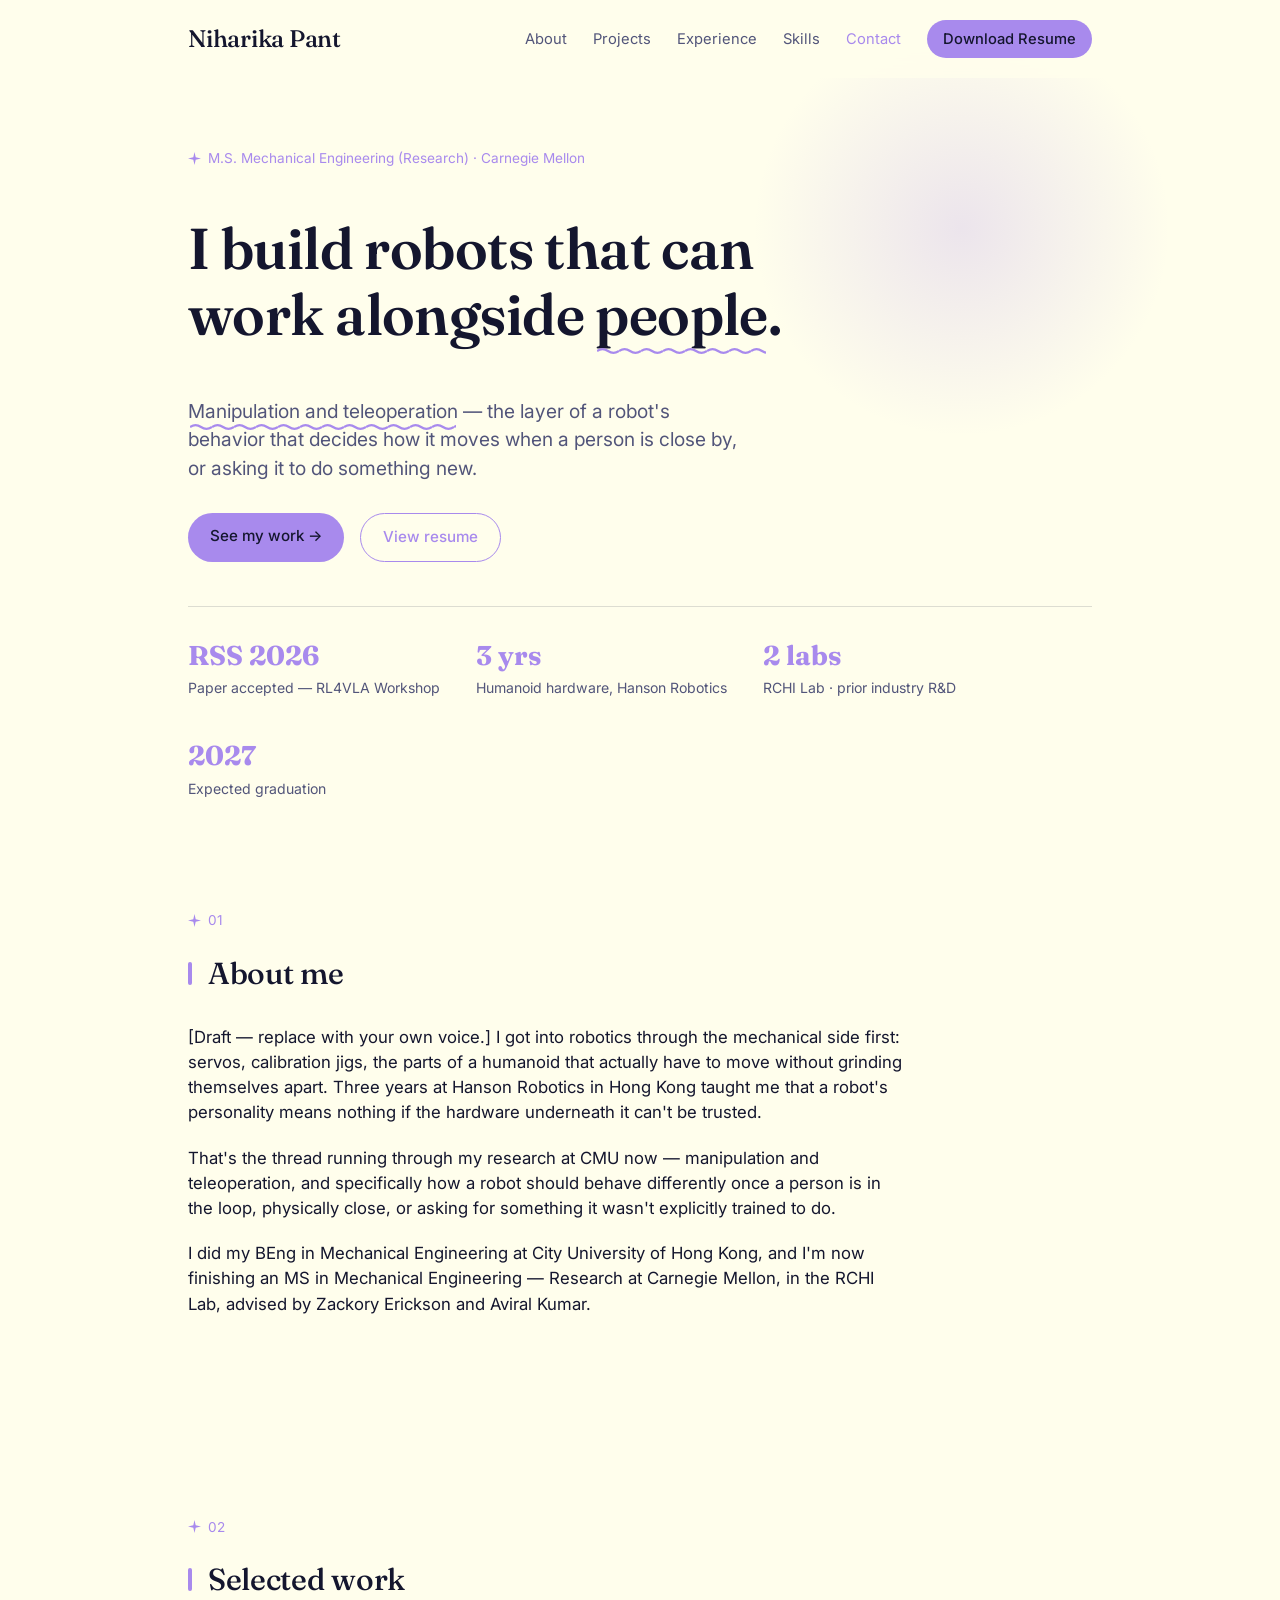
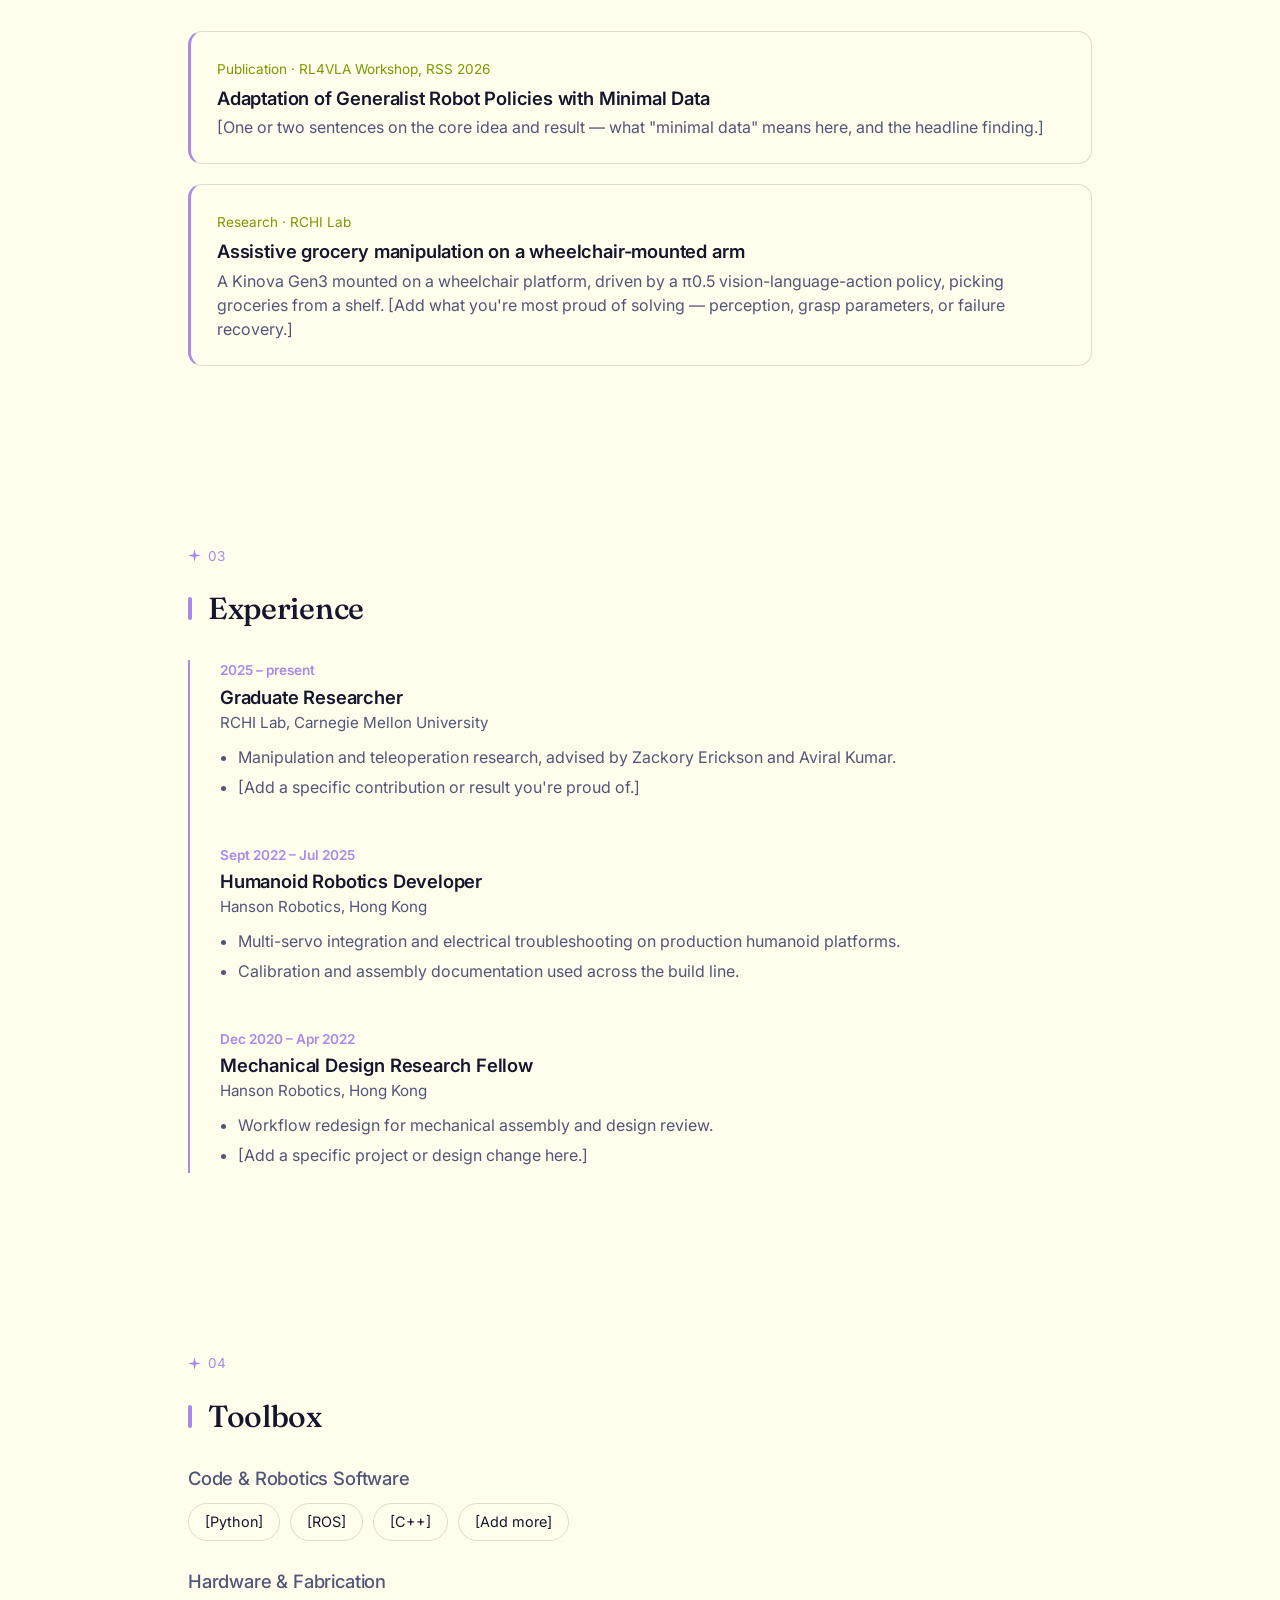
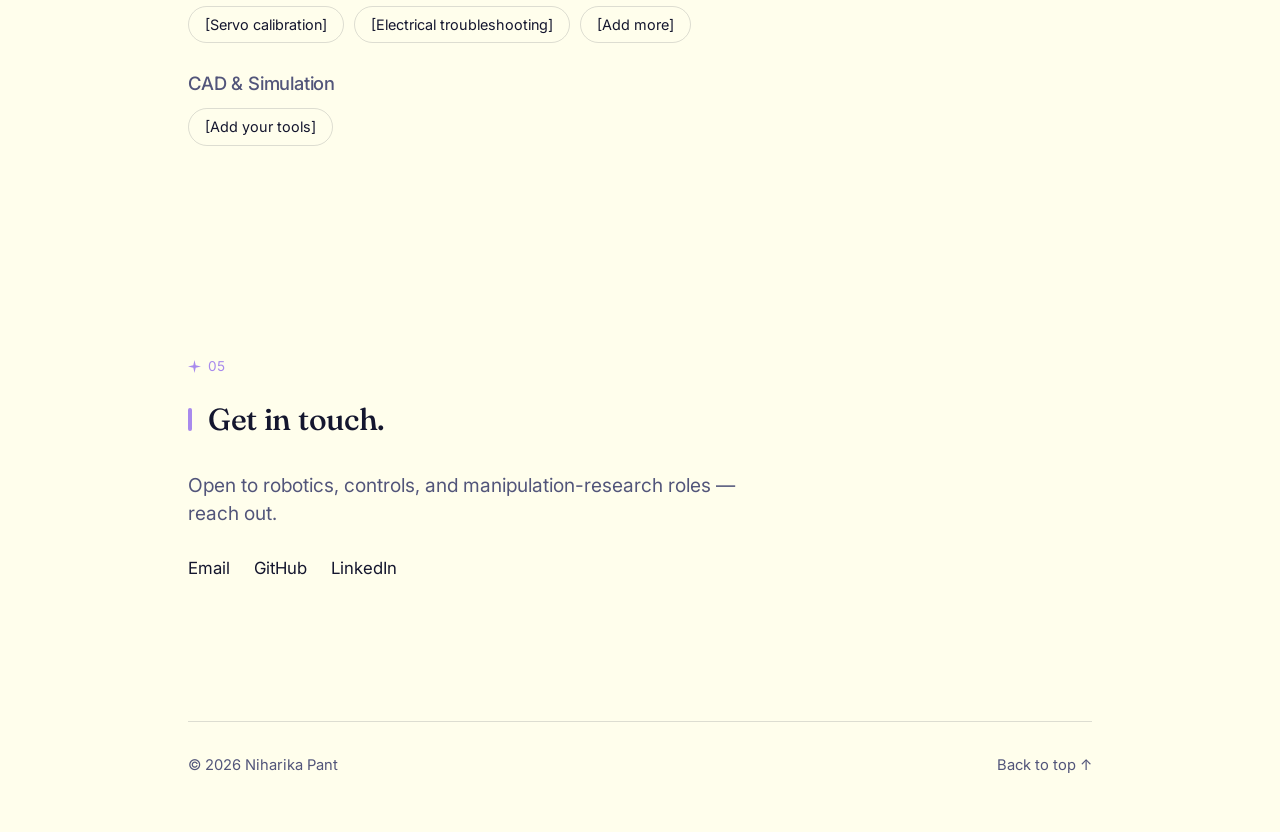
<file: index.html>
<!DOCTYPE html>
<html lang="en">
<head>
<meta charset="UTF-8">
<meta name="viewport" content="width=device-width, initial-scale=1.0">
<title>Niharika Pant</title>
<meta name="description" content="Niharika Pant — robotics researcher working on manipulation and teleoperation at Carnegie Mellon University.">
<link rel="stylesheet" href="assets/style.css">
</head>
<body>

<div class="shell">
  <header class="site-nav">
    <a href="#top" class="wordmark">Niharika Pant</a>
    <nav>
      <a href="#about">About</a>
      <a href="#projects">Projects</a>
      <a href="#experience">Experience</a>
      <a href="#skills">Skills</a>
      <a href="#contact">Contact</a>
      <a href="resume.html" class="btn-resume">Download Resume</a>
    </nav>
  </header>

  <main id="top">

    <!-- ---------------- hero ---------------- -->
    <section class="hero" style="padding: 70px 0 20px;">
      <div class="section-eyebrow">M.S. Mechanical Engineering (Research) &middot; Carnegie Mellon</div>
      <h1>I build robots that can<br>work alongside <span class="scribble">people</span>.</h1>
      <p class="lede">
        <span class="scribble">Manipulation and teleoperation</span> —
        the layer of a robot's behavior that decides how it moves when
        a person is close by, or asking it to do something new.
      </p>
      <div class="btn-row">
        <a href="#projects" class="btn-primary">See my work &rarr;</a>
        <a href="resume.html" class="btn-ghost">View resume</a>
      </div>

      <div class="hero-stats">
        <div class="stat"><strong>RSS 2026</strong><span>Paper accepted — RL4VLA Workshop</span></div>
        <div class="stat"><strong>3 yrs</strong><span>Humanoid hardware, Hanson Robotics</span></div>
        <div class="stat"><strong>2 labs</strong><span>RCHI Lab &middot; prior industry R&amp;D</span></div>
        <div class="stat"><strong>2027</strong><span>Expected graduation</span></div>
      </div>
    </section>

    <!-- ---------------- about ---------------- -->
    <section id="about" class="page-section reveal">
      <div class="section-eyebrow">01</div>
      <h2>About me</h2>
      <div class="prose">
        <p>
          [Draft — replace with your own voice.] I got into robotics
          through the mechanical side first: servos, calibration jigs,
          the parts of a humanoid that actually have to move without
          grinding themselves apart. Three years at Hanson Robotics in
          Hong Kong taught me that a robot's personality means nothing
          if the hardware underneath it can't be trusted.
        </p>
        <p>
          That's the thread running through my research at CMU now —
          manipulation and teleoperation, and specifically how a robot
          should behave differently once a person is in the loop,
          physically close, or asking for something it wasn't
          explicitly trained to do.
        </p>
        <p>
          I did my BEng in Mechanical Engineering at City University of
          Hong Kong, and I'm now finishing an MS in Mechanical
          Engineering — Research at Carnegie Mellon, in the RCHI Lab,
          advised by Zackory Erickson and Aviral Kumar.
        </p>
      </div>
    </section>

    <!-- ---------------- projects ---------------- -->
    <section id="projects" class="page-section reveal">
      <div class="section-eyebrow">02</div>
      <h2>Selected work</h2>
      <div style="display: grid; gap: 20px;">

        <a href="#" class="card-link">
          <span style="font-size: 0.85rem; color: var(--terracotta);">Publication &middot; RL4VLA Workshop, RSS 2026</span>
          <h3 style="margin: 8px 0 6px;">Adaptation of Generalist Robot Policies with Minimal Data</h3>
          <p style="margin: 0; color: var(--text-dark-dim);">
            [One or two sentences on the core idea and result — what
            "minimal data" means here, and the headline finding.]
          </p>
        </a>

        <a href="#" class="card-link">
          <span style="font-size: 0.85rem; color: var(--terracotta);">Research &middot; RCHI Lab</span>
          <h3 style="margin: 8px 0 6px;">Assistive grocery manipulation on a wheelchair-mounted arm</h3>
          <p style="margin: 0; color: var(--text-dark-dim);">
            A Kinova Gen3 mounted on a wheelchair platform, driven by a
            &pi;0.5 vision-language-action policy, picking groceries
            from a shelf. [Add what you're most proud of solving —
            perception, grasp parameters, or failure recovery.]
          </p>
        </a>

      </div>
    </section>

    <!-- ---------------- experience ---------------- -->
    <section id="experience" class="page-section reveal">
      <div class="section-eyebrow">03</div>
      <h2>Experience</h2>
      <div class="timeline">

        <div class="timeline-item">
          <div class="dates">2025 – present</div>
          <h3>Graduate Researcher</h3>
          <div class="org">RCHI Lab, Carnegie Mellon University</div>
          <ul>
            <li>Manipulation and teleoperation research, advised by Zackory Erickson and Aviral Kumar.</li>
            <li>[Add a specific contribution or result you're proud of.]</li>
          </ul>
        </div>

        <div class="timeline-item">
          <div class="dates">Sept 2022 – Jul 2025</div>
          <h3>Humanoid Robotics Developer</h3>
          <div class="org">Hanson Robotics, Hong Kong</div>
          <ul>
            <li>Multi-servo integration and electrical troubleshooting on production humanoid platforms.</li>
            <li>Calibration and assembly documentation used across the build line.</li>
          </ul>
        </div>

        <div class="timeline-item">
          <div class="dates">Dec 2020 – Apr 2022</div>
          <h3>Mechanical Design Research Fellow</h3>
          <div class="org">Hanson Robotics, Hong Kong</div>
          <ul>
            <li>Workflow redesign for mechanical assembly and design review.</li>
            <li>[Add a specific project or design change here.]</li>
          </ul>
        </div>

      </div>
    </section>

    <!-- ---------------- skills ---------------- -->
    <section id="skills" class="page-section reveal">
      <div class="section-eyebrow">04</div>
      <h2>Toolbox</h2>

      <div class="skill-group">
        <h3>Code &amp; Robotics Software</h3>
        <div class="skill-chips">
          <span class="skill-chip">[Python]</span>
          <span class="skill-chip">[ROS]</span>
          <span class="skill-chip">[C++]</span>
          <span class="skill-chip">[Add more]</span>
        </div>
      </div>

      <div class="skill-group">
        <h3>Hardware &amp; Fabrication</h3>
        <div class="skill-chips">
          <span class="skill-chip">[Servo calibration]</span>
          <span class="skill-chip">[Electrical troubleshooting]</span>
          <span class="skill-chip">[Add more]</span>
        </div>
      </div>

      <div class="skill-group">
        <h3>CAD &amp; Simulation</h3>
        <div class="skill-chips">
          <span class="skill-chip">[Add your tools]</span>
        </div>
      </div>
    </section>

    <!-- ---------------- contact ---------------- -->
    <section id="contact" class="page-section reveal" style="padding-bottom: 40px;">
      <div class="section-eyebrow">05</div>
      <h2>Get in touch.</h2>
      <p class="lede">Open to robotics, controls, and manipulation-research roles — reach out.</p>
      <div class="contact-links">
        <a href="mailto:you@example.com">Email</a>
        <a href="https://github.com/">GitHub</a>
        <a href="https://www.linkedin.com/in/niharika-pant/">LinkedIn</a>
      </div>
    </section>
  </main>

  <footer class="site-footer">
    <div>&copy; 2026 Niharika Pant</div>
    <a href="#top">Back to top ↑</a>
  </footer>
</div>

<script src="assets/interactions.js"></script>
</body>
</html>
</file>
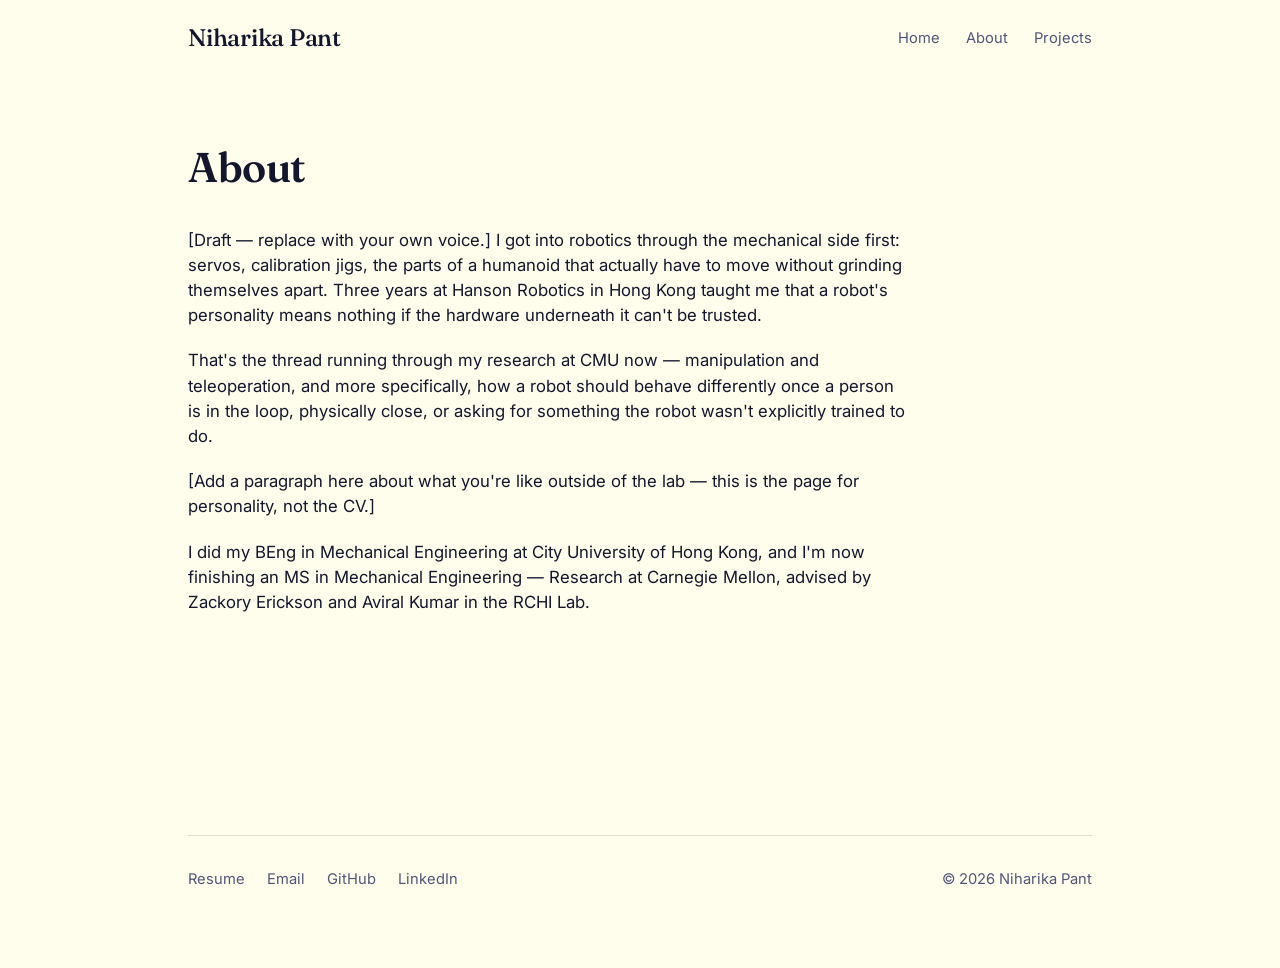
<file: about.html>
<!DOCTYPE html>
<html lang="en">
<head>
<meta charset="UTF-8">
<meta name="viewport" content="width=device-width, initial-scale=1.0">
<title>About — Niharika Pant</title>
<link rel="stylesheet" href="assets/style.css">
</head>
<body class="light-mode">

<div class="shell">
  <header class="site-nav">
    <a href="index.html" class="wordmark">Niharika Pant</a>
    <nav>
      <a href="index.html">Home</a>
      <a href="about.html" aria-current="page">About</a>
      <a href="projects.html">Projects</a>
    </nav>
  </header>

  <main style="padding: 40px 0 100px;">
    <h1 style="font-size: clamp(2rem, 4vw, 2.6rem); margin-bottom: 36px;">About</h1>

    <div class="prose">
      <p>
        [Draft — replace with your own voice.] I got into robotics
        through the mechanical side first: servos, calibration jigs,
        the parts of a humanoid that actually have to move without
        grinding themselves apart. Three years at Hanson Robotics in
        Hong Kong taught me that a robot's personality means nothing
        if the hardware underneath it can't be trusted.
      </p>
      <p>
        That's the thread running through my research at CMU now —
        manipulation and teleoperation, and more specifically, how a
        robot should behave differently once a person is in the loop,
        physically close, or asking for something the robot wasn't
        explicitly trained to do.
      </p>
      <p>
        [Add a paragraph here about what you're like outside of the
        lab — this is the page for personality, not the CV.]
      </p>
      <p>
        I did my BEng in Mechanical Engineering at City University of
        Hong Kong, and I'm now finishing an MS in Mechanical
        Engineering — Research at Carnegie Mellon, advised by Zackory
        Erickson and Aviral Kumar in the RCHI Lab.
      </p>
    </div>
  </main>

  <footer class="site-footer">
    <div class="links">
      <a href="resume.pdf">Resume</a>
      <a href="mailto:you@example.com">Email</a>
      <a href="https://github.com/">GitHub</a>
      <a href="https://linkedin.com/">LinkedIn</a>
    </div>
    <div>&copy; 2026 Niharika Pant</div>
  </footer>
</div>

<script src="assets/cursor.js"></script>
</body>
</html>
</file>
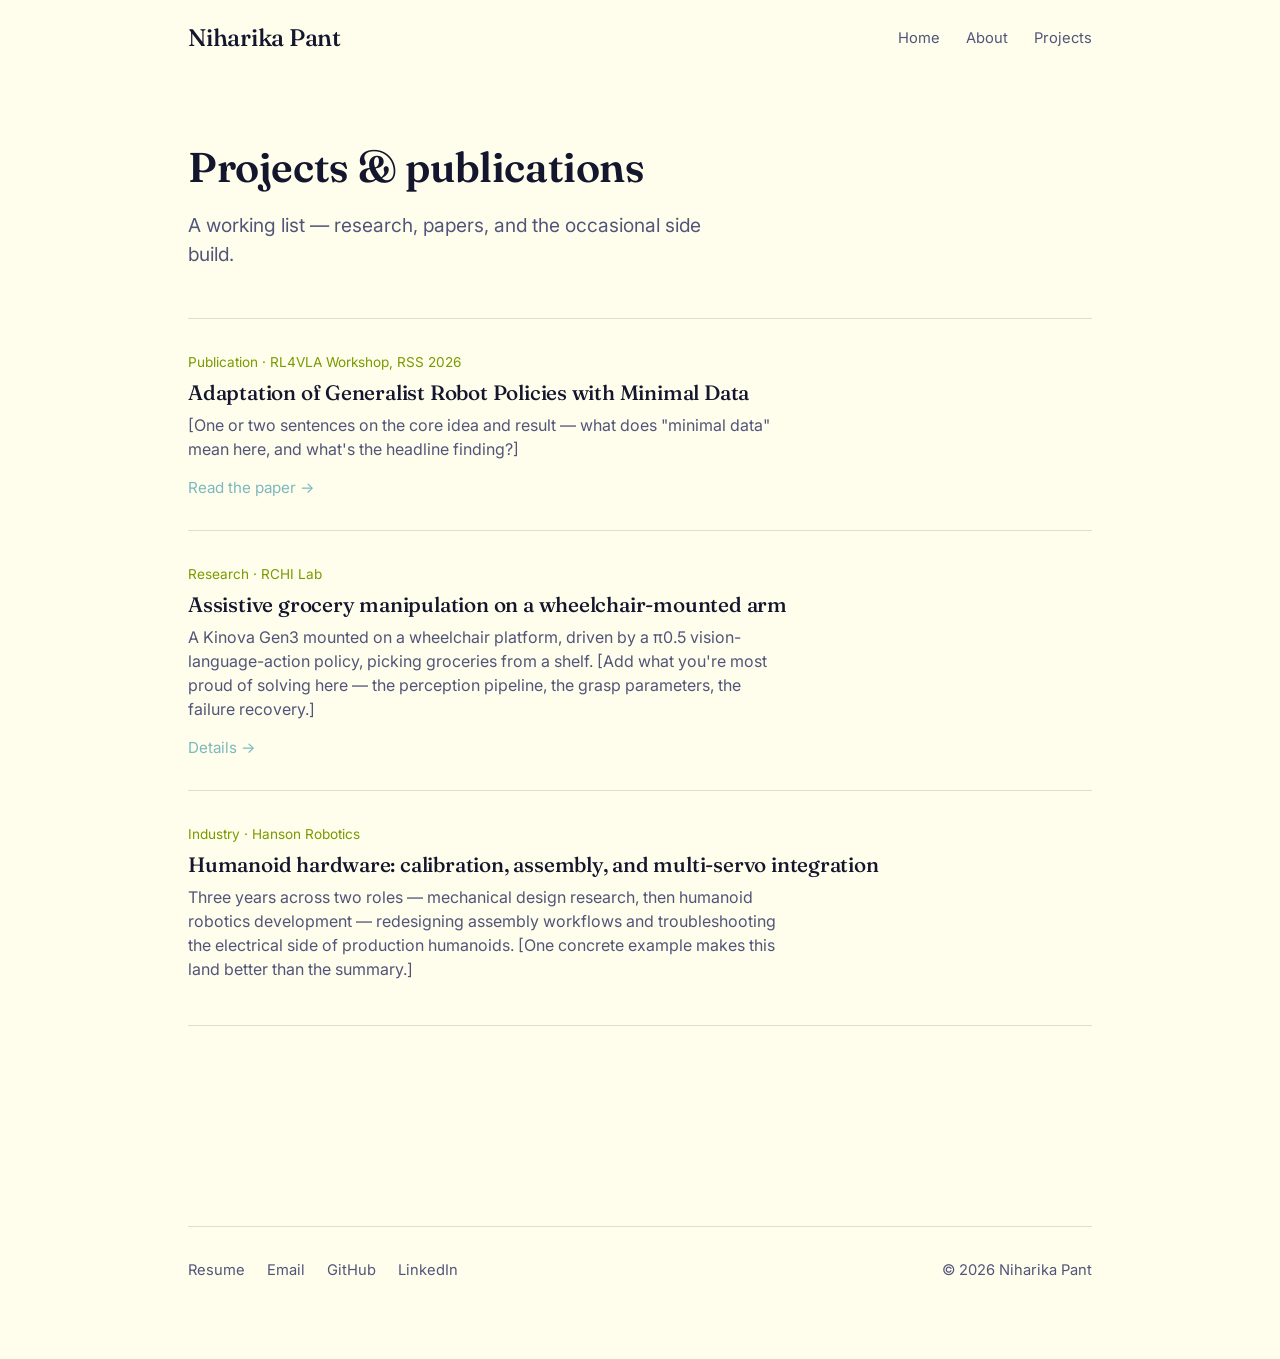
<file: projects.html>
<!DOCTYPE html>
<html lang="en">
<head>
<meta charset="UTF-8">
<meta name="viewport" content="width=device-width, initial-scale=1.0">
<title>Projects — Niharika Pant</title>
<link rel="stylesheet" href="assets/style.css">
</head>
<body>

<div class="shell">
  <header class="site-nav">
    <a href="index.html" class="wordmark">Niharika Pant</a>
    <nav>
      <a href="index.html">Home</a>
      <a href="about.html">About</a>
      <a href="projects.html" aria-current="page">Projects</a>
    </nav>
  </header>

  <main style="padding: 40px 0 100px;">
    <h1 style="font-size: clamp(2rem, 4vw, 2.6rem); margin-bottom: 12px;">Projects &amp; publications</h1>
    <p class="lede" style="margin-bottom: 50px;">A working list — research, papers, and the occasional side build.</p>

    <div style="display: grid; gap: 0;">

      <article style="padding: 30px 0; border-top: 1px solid var(--border-dark);">
        <span style="font-size: 0.85rem; color: var(--terracotta);">Publication &middot; RL4VLA Workshop, RSS 2026</span>
        <h3 style="margin: 8px 0 8px; font-size: 1.3rem; font-family: var(--serif); font-weight: 500;">
          Adaptation of Generalist Robot Policies with Minimal Data
        </h3>
        <p style="color: var(--text-dark-dim); max-width: 60ch; margin: 0 0 14px;">
          [One or two sentences on the core idea and result — what does
          "minimal data" mean here, and what's the headline finding?]
        </p>
        <a href="#" style="color: var(--accent-2); font-size: 0.95rem;">Read the paper &rarr;</a>
      </article>

      <article style="padding: 30px 0; border-top: 1px solid var(--border-dark);">
        <span style="font-size: 0.85rem; color: var(--terracotta);">Research &middot; RCHI Lab</span>
        <h3 style="margin: 8px 0 8px; font-size: 1.3rem; font-family: var(--serif); font-weight: 500;">
          Assistive grocery manipulation on a wheelchair-mounted arm
        </h3>
        <p style="color: var(--text-dark-dim); max-width: 60ch; margin: 0 0 14px;">
          A Kinova Gen3 mounted on a wheelchair platform, driven by a
          &pi;0.5 vision-language-action policy, picking groceries from
          a shelf. [Add what you're most proud of solving here —
          the perception pipeline, the grasp parameters, the failure
          recovery.]
        </p>
        <a href="#" style="color: var(--accent-2); font-size: 0.95rem;">Details &rarr;</a>
      </article>

      <article style="padding: 30px 0; border-top: 1px solid var(--border-dark); border-bottom: 1px solid var(--border-dark);">
        <span style="font-size: 0.85rem; color: var(--terracotta);">Industry &middot; Hanson Robotics</span>
        <h3 style="margin: 8px 0 8px; font-size: 1.3rem; font-family: var(--serif); font-weight: 500;">
          Humanoid hardware: calibration, assembly, and multi-servo integration
        </h3>
        <p style="color: var(--text-dark-dim); max-width: 60ch; margin: 0 0 14px;">
          Three years across two roles — mechanical design research,
          then humanoid robotics development — redesigning assembly
          workflows and troubleshooting the electrical side of
          production humanoids. [One concrete example makes this land
          better than the summary.]
        </p>
      </article>

    </div>
  </main>

  <footer class="site-footer">
    <div class="links">
      <a href="resume.pdf">Resume</a>
      <a href="mailto:you@example.com">Email</a>
      <a href="https://github.com/">GitHub</a>
      <a href="https://linkedin.com/">LinkedIn</a>
    </div>
    <div>&copy; 2026 Niharika Pant</div>
  </footer>
</div>

<script src="assets/cursor.js"></script>
</body>
</html>
</file>
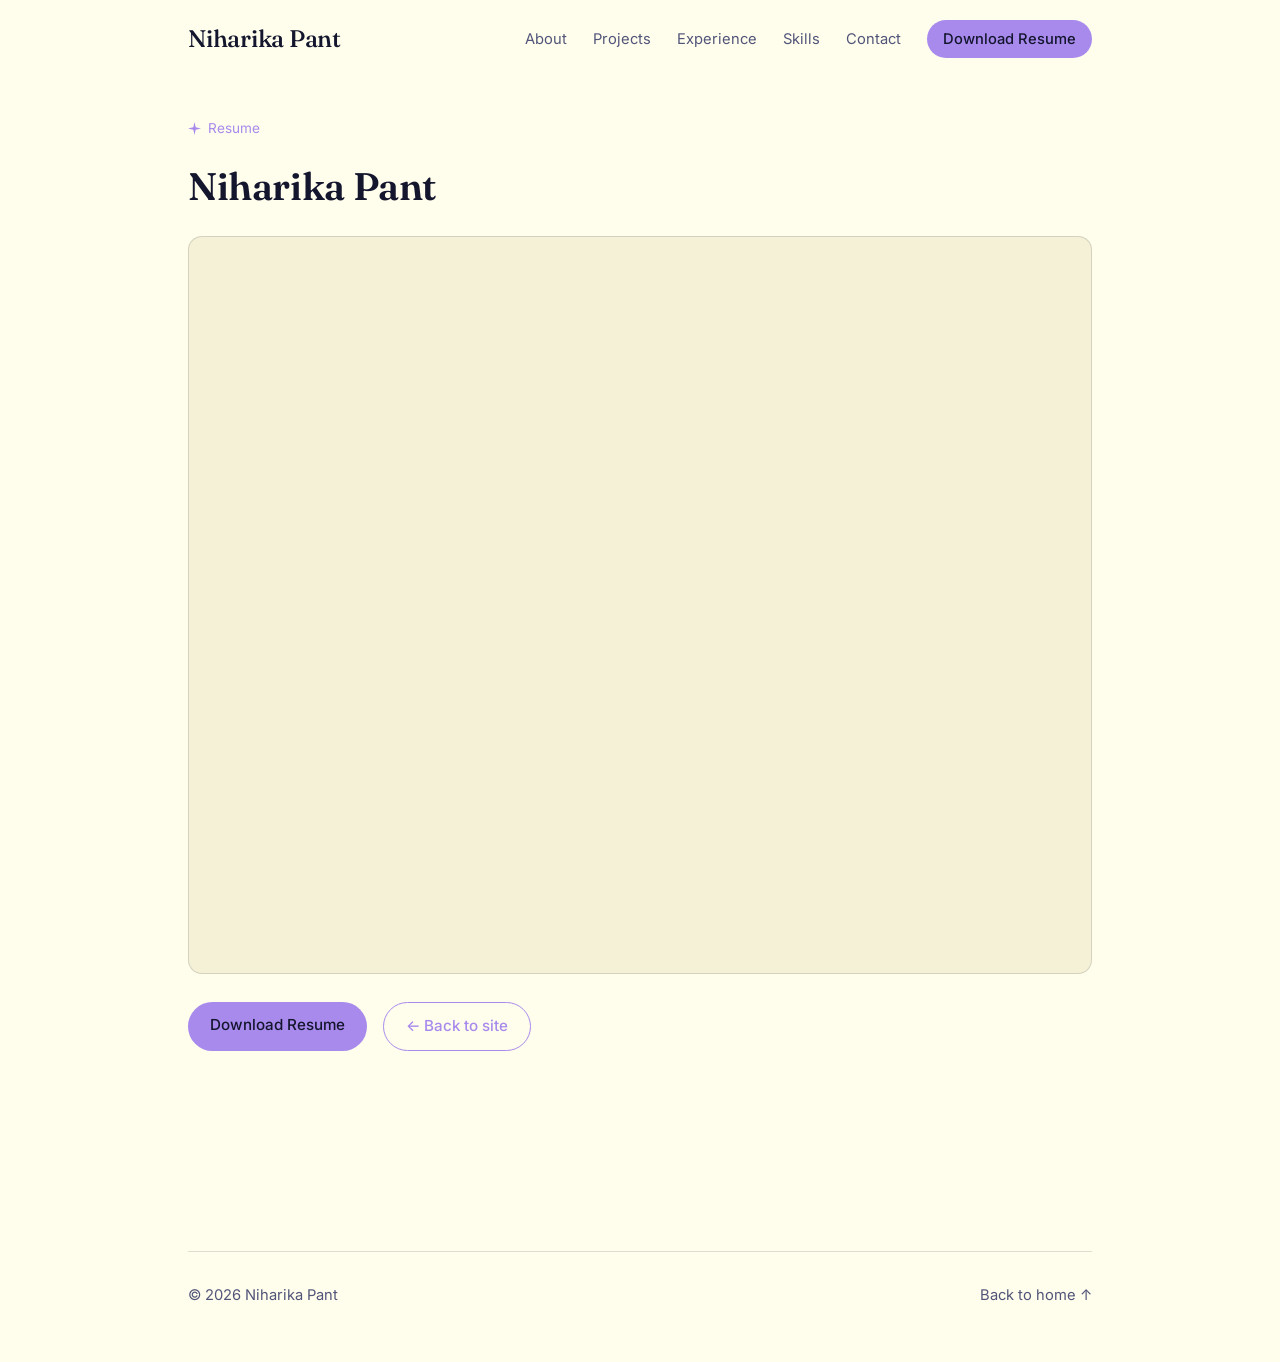
<file: resume.html>
<!DOCTYPE html>
<html lang="en">
<head>
<meta charset="UTF-8">
<meta name="viewport" content="width=device-width, initial-scale=1.0">
<title>Resume — Niharika Pant</title>
<meta name="description" content="Resume for Niharika Pant — robotics researcher at Carnegie Mellon University.">
<link rel="stylesheet" href="assets/style.css">
</head>
<body>

<div class="shell">
  <header class="site-nav">
    <a href="index.html#top" class="wordmark">Niharika Pant</a>
    <nav>
      <a href="index.html#about">About</a>
      <a href="index.html#projects">Projects</a>
      <a href="index.html#experience">Experience</a>
      <a href="index.html#skills">Skills</a>
      <a href="index.html#contact">Contact</a>
      <a href="resume.pdf" class="btn-resume" download>Download Resume</a>
    </nav>
  </header>

  <main style="padding: 40px 0 100px;">
    <div class="section-eyebrow">Resume</div>
    <h1 style="font-size: clamp(1.8rem, 4vw, 2.4rem); margin-bottom: 28px;">Niharika Pant</h1>

    <div class="resume-frame-wrap">
      <iframe src="resume.pdf" title="Niharika Pant's resume">
        <p class="resume-fallback">
          Your browser can't display the PDF inline.
          <a href="resume.pdf" class="btn-primary" style="margin-top: 12px;">Download the resume</a>
        </p>
      </iframe>
    </div>

    <div class="btn-row" style="margin-top: 28px;">
      <a href="resume.pdf" class="btn-primary" download>Download Resume</a>
      <a href="index.html#top" class="btn-ghost">&larr; Back to site</a>
    </div>
  </main>

  <footer class="site-footer">
    <div>&copy; 2026 Niharika Pant</div>
    <a href="index.html#top">Back to home ↑</a>
  </footer>
</div>

<script src="assets/interactions.js"></script>
</body>
</html>
</file>
<file: assets/style.css>
/* ============================================================
   Niharika Pant — portfolio design tokens
   Palette: Pear, Indigo, Ivory, Blue, Sea Breeze
   ============================================================ */

@import url('https://fonts.googleapis.com/css2?family=Fraunces:opsz,wght@9..144,400;9..144,500;9..144,600&family=Inter:wght@400;500;600&display=swap');

:root {
  /* source palette */
  --pear: #cbd83b;
  --indigo: #a88aed;
  --ivory: #fffeec;
  --blue: #4b63b6;
  --sea-breeze: #7cb8c0;

  /* base background — kept light for readability, per request */
  --bg-dark: #fffeec;
  --bg-dark-2: #f4f1d6;
  --bg-dark-3: #e9e4bd;
  --text-dark: #14162e;
  --text-dark-dim: #52557a;

  /* kept for any future light section */
  --bg-light: #fffeec;
  --bg-light-2: #f4f1d6;
  --text-light: #14162e;
  --text-light-dim: #52557a;

  /* shared accents */
  --accent: #a88aed;
  --accent-2: #7cb8c0;
  --terracotta: #7a9a00; /* brighter Pear-derived green, still legible on light bg */

  --border-dark: rgba(20, 22, 46, 0.14);
  --border-light: rgba(20, 22, 46, 0.14);

  --serif: 'Fraunces', Georgia, serif;
  --sans: 'Inter', -apple-system, BlinkMacSystemFont, sans-serif;

  --max-w: 720px;
  --max-w-wide: 960px;
}

* { box-sizing: border-box; }

html { scroll-behavior: smooth; }

body {
  margin: 0;
  font-family: var(--sans);
  color: var(--text-dark);
  background: var(--bg-dark);
  line-height: 1.5;
  -webkit-font-smoothing: antialiased;
}

body.light-mode {
  color: var(--text-light);
  background: var(--bg-light);
}

a {
  color: inherit;
  text-decoration: none;
}

img { max-width: 100%; display: block; }

::selection {
  background: var(--accent);
  color: var(--text-dark);
}

/* ---------- layout shell ---------- */

.shell {
  max-width: var(--max-w-wide);
  margin: 0 auto;
  padding: 0 28px;
}

header.site-nav {
  position: sticky;
  top: 0;
  z-index: 100;
  display: flex;
  align-items: center;
  justify-content: space-between;
  padding: 20px 0;
  background: rgba(255, 254, 236, 0.82);
  backdrop-filter: blur(10px);
  -webkit-backdrop-filter: blur(10px);
  margin: 0 -28px;
  padding-left: 28px;
  padding-right: 28px;
}

.site-nav .wordmark {
  font-family: var(--serif);
  font-size: 1.5rem;
  font-weight: 500;
  letter-spacing: -0.01em;
}

.site-nav nav {
  display: flex;
  align-items: center;
  gap: 26px;
  font-size: 0.92rem;
}

.site-nav nav a {
  position: relative;
  padding: 2px 0;
  color: var(--text-dark-dim);
  transition: color 0.2s ease;
}

.site-nav nav a:hover,
.site-nav nav a.active {
  color: var(--accent);
}

.site-nav nav a.btn-resume {
  color: var(--text-dark);
  background: var(--accent);
  padding: 8px 16px;
  border-radius: 999px;
  font-weight: 500;
  transition: font-weight 0.15s ease, transform 0.2s ease, box-shadow 0.2s ease;
}

.site-nav nav a.btn-resume:hover {
  font-weight: 700;
  transform: translateY(-3px) scale(1.04);
  box-shadow: 0 8px 18px rgba(168, 138, 237, 0.35);
}

section[id] {
  scroll-margin-top: 90px;
}

/* ---------- footer ---------- */

footer.site-footer {
  border-top: 1px solid var(--border-dark);
  margin-top: 100px;
  padding: 32px 0 56px;
  display: flex;
  flex-wrap: wrap;
  gap: 20px;
  justify-content: space-between;
  align-items: baseline;
  font-size: 0.92rem;
  color: var(--text-dark-dim);
}

body.light-mode footer.site-footer {
  border-top: 1px solid var(--border-light);
  color: var(--text-light-dim);
}

footer.site-footer .links {
  display: flex;
  gap: 22px;
  flex-wrap: wrap;
}

footer.site-footer a:hover {
  color: var(--accent);
}

/* ---------- headline type scale ---------- */

h1, h2, h3 {
  font-family: var(--serif);
  font-weight: 500;
  letter-spacing: -0.01em;
  line-height: 1.15;
}

h1 { font-size: clamp(2.4rem, 5vw, 3.6rem); font-weight: 600; }
h2 { font-size: clamp(1.5rem, 3vw, 1.9rem); }
h3 { font-size: 1.15rem; font-weight: 600; font-family: var(--sans); }

p.lede {
  font-size: 1.2rem;
  color: var(--text-dark-dim);
  max-width: 46ch;
}

body.light-mode p.lede { color: var(--text-light-dim); }

.prose {
  max-width: var(--max-w);
  font-size: 1.05rem;
}

.prose p { margin: 0 0 20px; }

.hero {
  position: relative;
}

.hero::before {
  content: '';
  position: absolute;
  top: -60px;
  right: -80px;
  width: 420px;
  height: 420px;
  background: radial-gradient(circle, rgba(168, 138, 237, 0.22) 0%, rgba(168, 138, 237, 0) 70%);
  pointer-events: none;
  z-index: -1;
}

/* ---------- hero stats ---------- */

.hero-stats {
  display: flex;
  flex-wrap: wrap;
  gap: 36px;
  margin-top: 44px;
  padding-top: 28px;
  border-top: 1px solid var(--border-dark);
}

.hero-stats .stat strong {
  display: block;
  font-family: var(--serif);
  font-size: 1.7rem;
  color: var(--accent);
}

.hero-stats .stat span {
  font-size: 0.88rem;
  color: var(--text-dark-dim);
}

.btn-row { display: flex; gap: 16px; flex-wrap: wrap; margin-top: 30px; }

.btn-primary, .btn-ghost {
  padding: 12px 22px;
  border-radius: 999px;
  font-size: 0.95rem;
  font-weight: 500;
  display: inline-block;
  transition: font-weight 0.15s ease, transform 0.2s ease, box-shadow 0.2s ease;
}

.btn-primary:hover, .btn-ghost:hover {
  font-weight: 700;
  transform: translateY(-4px) scale(1.04);
  box-shadow: 0 10px 22px rgba(168, 138, 237, 0.35);
}

.btn-primary { background: var(--accent); color: var(--text-dark); }
.btn-ghost { border: 1px solid var(--accent); color: var(--accent); }
.btn-ghost:hover { background: var(--accent); color: var(--text-dark); }

/* ---------- scroll reveal ---------- */

.reveal {
  opacity: 0;
  transform: translateY(18px);
  transition: opacity 0.6s ease, transform 0.6s ease;
}

.reveal.visible {
  opacity: 1;
  transform: translateY(0);
}

@media (prefers-reduced-motion: reduce) {
  .reveal { opacity: 1; transform: none; transition: none; }
}

/* ---------- section spacing ---------- */

section.page-section { padding: 90px 0; }
section.page-section h2 {
  margin-bottom: 34px;
  position: relative;
  padding-left: 20px;
}

section.page-section h2::before {
  content: '';
  position: absolute;
  left: 0;
  top: 6px;
  bottom: 6px;
  width: 4px;
  border-radius: 2px;
  background: var(--accent);
}

.section-eyebrow {
  font-size: 0.85rem;
  color: var(--accent);
  margin-bottom: 8px;
  display: flex;
  align-items: center;
  gap: 7px;
}

.section-eyebrow::before {
  content: '';
  display: inline-block;
  width: 13px;
  height: 13px;
  background-color: currentColor;
  -webkit-mask: url("data:image/svg+xml,%3Csvg xmlns='http://www.w3.org/2000/svg' viewBox='0 0 24 24'%3E%3Cpath d='M12 0 L14.2 9.8 L24 12 L14.2 14.2 L12 24 L9.8 14.2 L0 12 L9.8 9.8 Z'/%3E%3C/svg%3E") no-repeat center / contain;
  mask: url("data:image/svg+xml,%3Csvg xmlns='http://www.w3.org/2000/svg' viewBox='0 0 24 24'%3E%3Cpath d='M12 0 L14.2 9.8 L24 12 L14.2 14.2 L12 24 L9.8 14.2 L0 12 L9.8 9.8 Z'/%3E%3C/svg%3E") no-repeat center / contain;
  animation: sparkle-twinkle 2.4s ease-in-out infinite;
}

@keyframes sparkle-twinkle {
  0%, 100% { opacity: 0.55; transform: scale(0.8) rotate(0deg); }
  50%      { opacity: 1;    transform: scale(1) rotate(8deg); }
}

/* ---------- hand-drawn scribble underline ---------- */

.scribble {
  position: relative;
  display: inline-block;
}

.scribble::after {
  content: '';
  position: absolute;
  left: 2px;
  right: 2px;
  bottom: -6px;
  height: 8px;
  background-color: var(--accent);
  -webkit-mask: url("data:image/svg+xml,%3Csvg xmlns='http://www.w3.org/2000/svg' viewBox='0 0 24 8'%3E%3Cpath d='M0 4 Q6 0 12 4 T24 4' stroke='black' stroke-width='2.5' fill='none'/%3E%3C/svg%3E") repeat-x left center / 22px 8px;
  mask: url("data:image/svg+xml,%3Csvg xmlns='http://www.w3.org/2000/svg' viewBox='0 0 24 8'%3E%3Cpath d='M0 4 Q6 0 12 4 T24 4' stroke='black' stroke-width='2.5' fill='none'/%3E%3C/svg%3E") repeat-x left center / 22px 8px;
}

@media (prefers-reduced-motion: reduce) {
  .section-eyebrow::before { animation: none; }
}

/* ---------- cards (projects) ---------- */

.card-link, .card-static {
  display: block;
  padding: 24px 26px;
  border: 1px solid var(--border-dark);
  border-left: 3px solid var(--accent);
  border-radius: 14px;
  transition: border-color 0.25s ease, transform 0.25s ease;
}

.card-link:hover {
  border-color: var(--accent);
  transform: translateY(-3px);
}

/* ---------- timeline (experience) ---------- */

.timeline { border-left: 2px solid var(--accent); padding-left: 30px; display: grid; gap: 40px; }

.timeline-item .dates {
  font-size: 0.85rem;
  color: var(--accent);
  font-weight: 600;
}

.timeline-item h3 { margin: 6px 0 4px; }

.timeline-item .org { color: var(--text-dark-dim); font-size: 0.95rem; margin-bottom: 10px; }

.timeline-item ul { margin: 0; padding-left: 18px; color: var(--text-dark-dim); }
.timeline-item li { margin-bottom: 6px; }

/* ---------- skills ---------- */

.skill-group { margin-bottom: 30px; }
.skill-group h3 { margin-bottom: 14px; color: var(--text-dark-dim); font-weight: 500; }

.skill-chips { display: flex; flex-wrap: wrap; gap: 10px; }

.skill-chip {
  padding: 7px 16px;
  border: 1px solid var(--border-dark);
  border-radius: 999px;
  font-size: 0.9rem;
  transition: border-color 0.2s ease, color 0.2s ease;
}

.skill-chip:hover { border-color: var(--accent); color: var(--accent-2); }

/* ---------- contact ---------- */

.contact-links {
  display: flex;
  flex-wrap: wrap;
  gap: 24px;
  margin-top: 28px;
  font-size: 1.05rem;
}

.contact-links a:hover { color: var(--accent); }

/* ---------- résumé embed ---------- */

.resume-frame-wrap {
  border: 1px solid var(--border-dark);
  border-radius: 14px;
  overflow: hidden;
  height: 82vh;
  min-height: 500px;
  background: var(--bg-dark-2);
}

.resume-frame-wrap iframe {
  width: 100%;
  height: 100%;
  border: 0;
  display: block;
}

.resume-fallback {
  padding: 60px 24px;
  text-align: center;
  color: var(--text-dark-dim);
}
</file>
